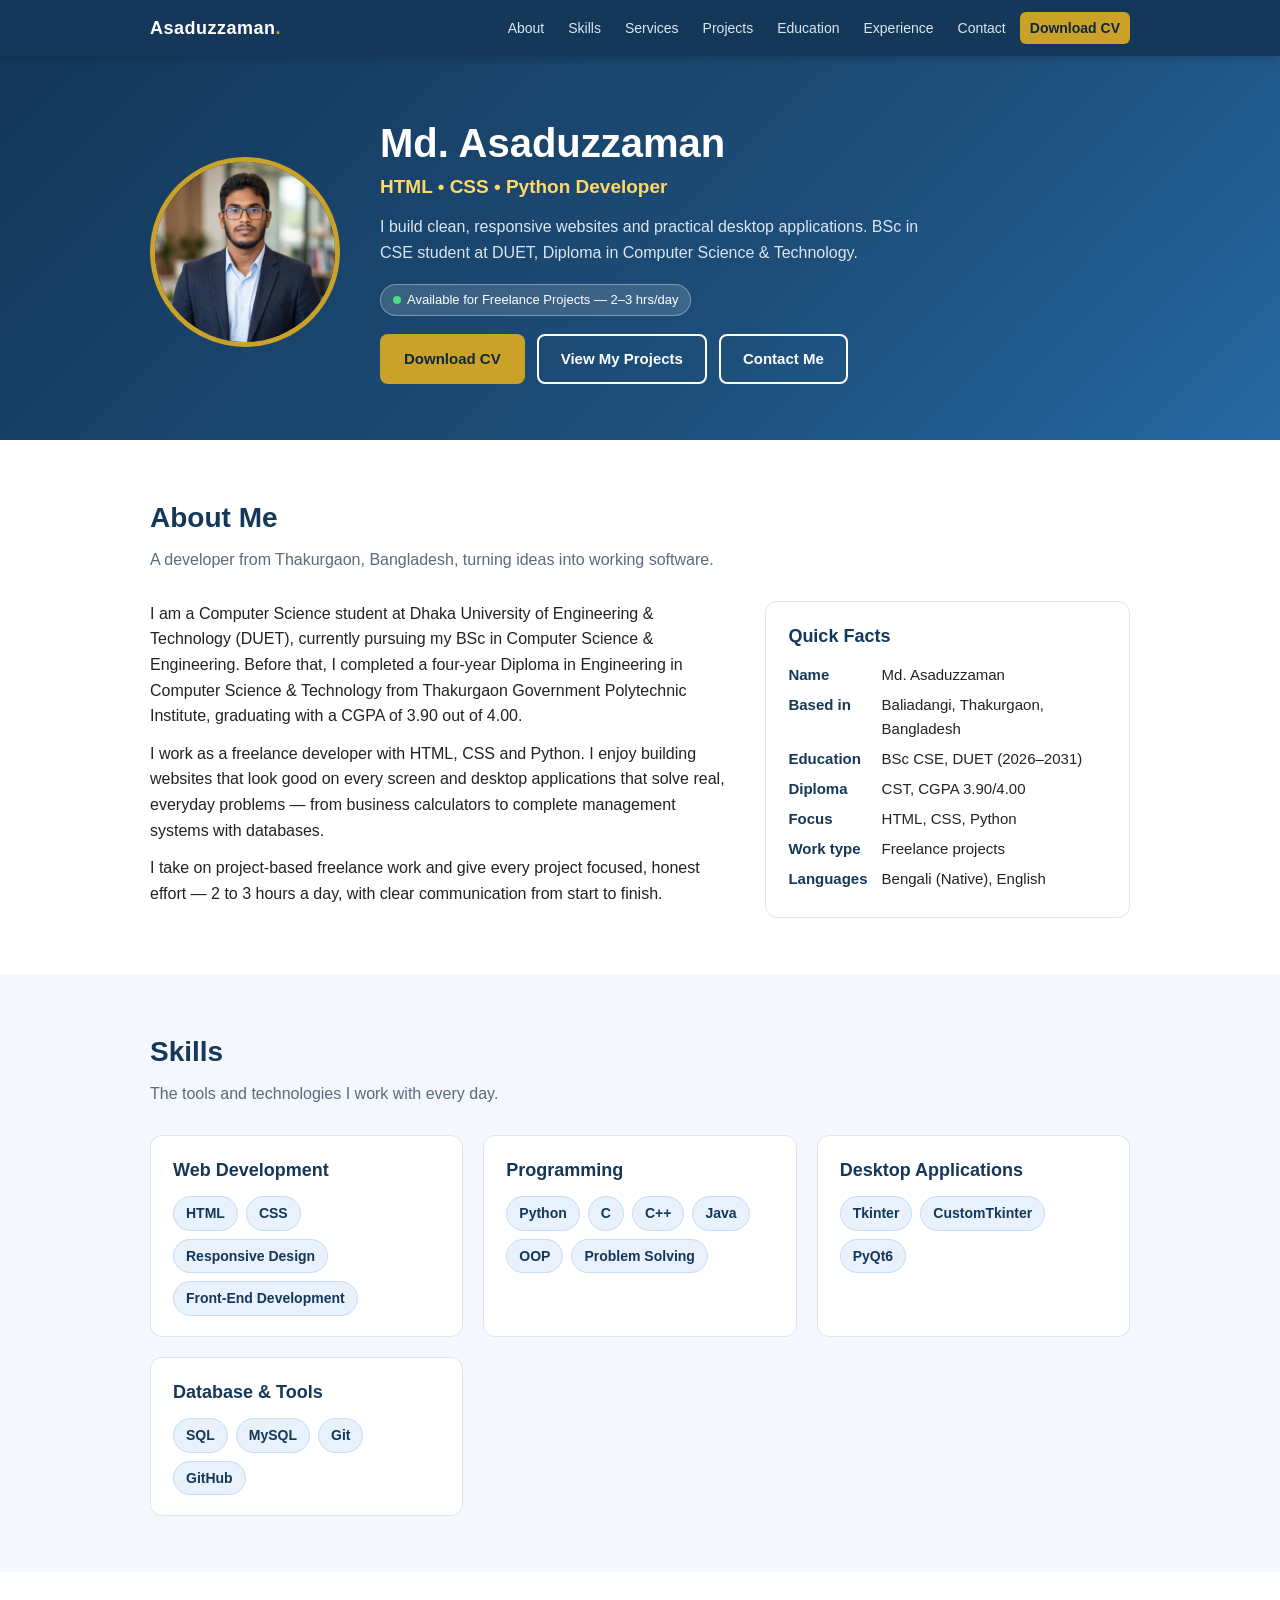
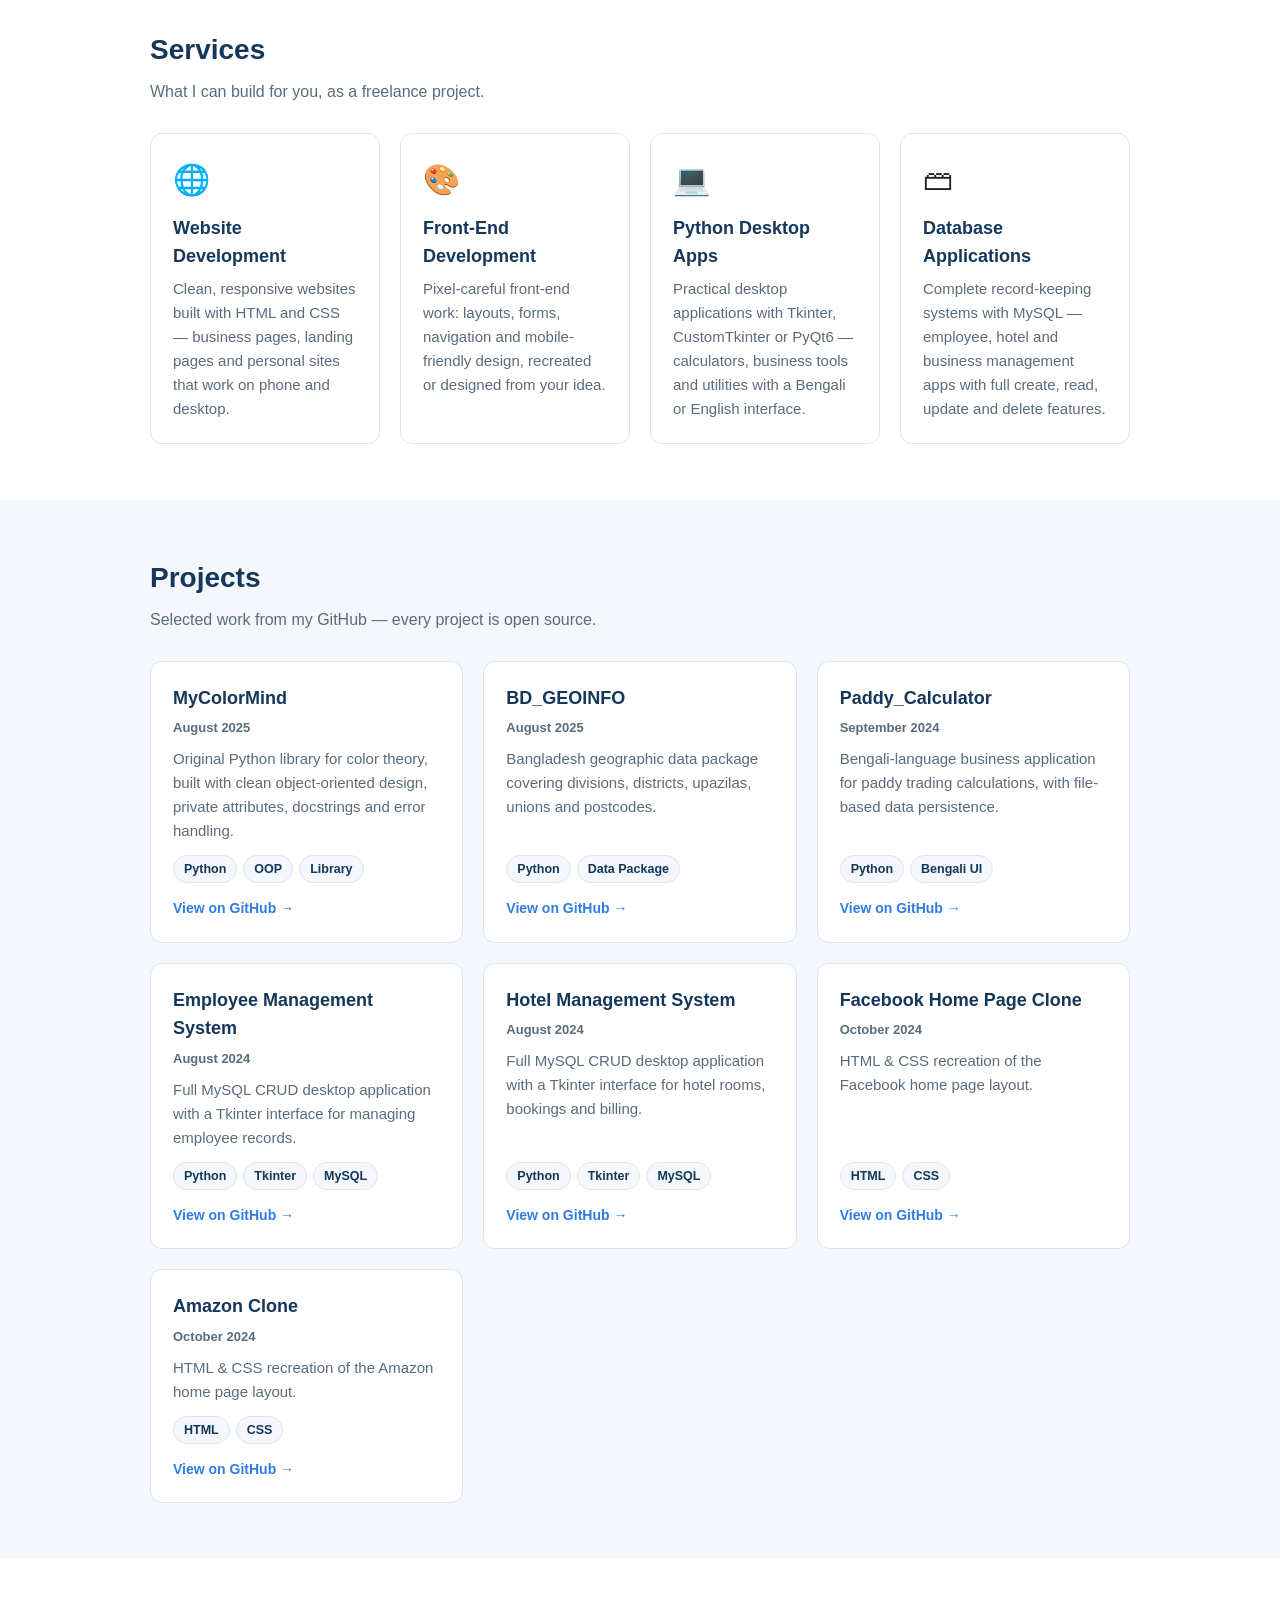
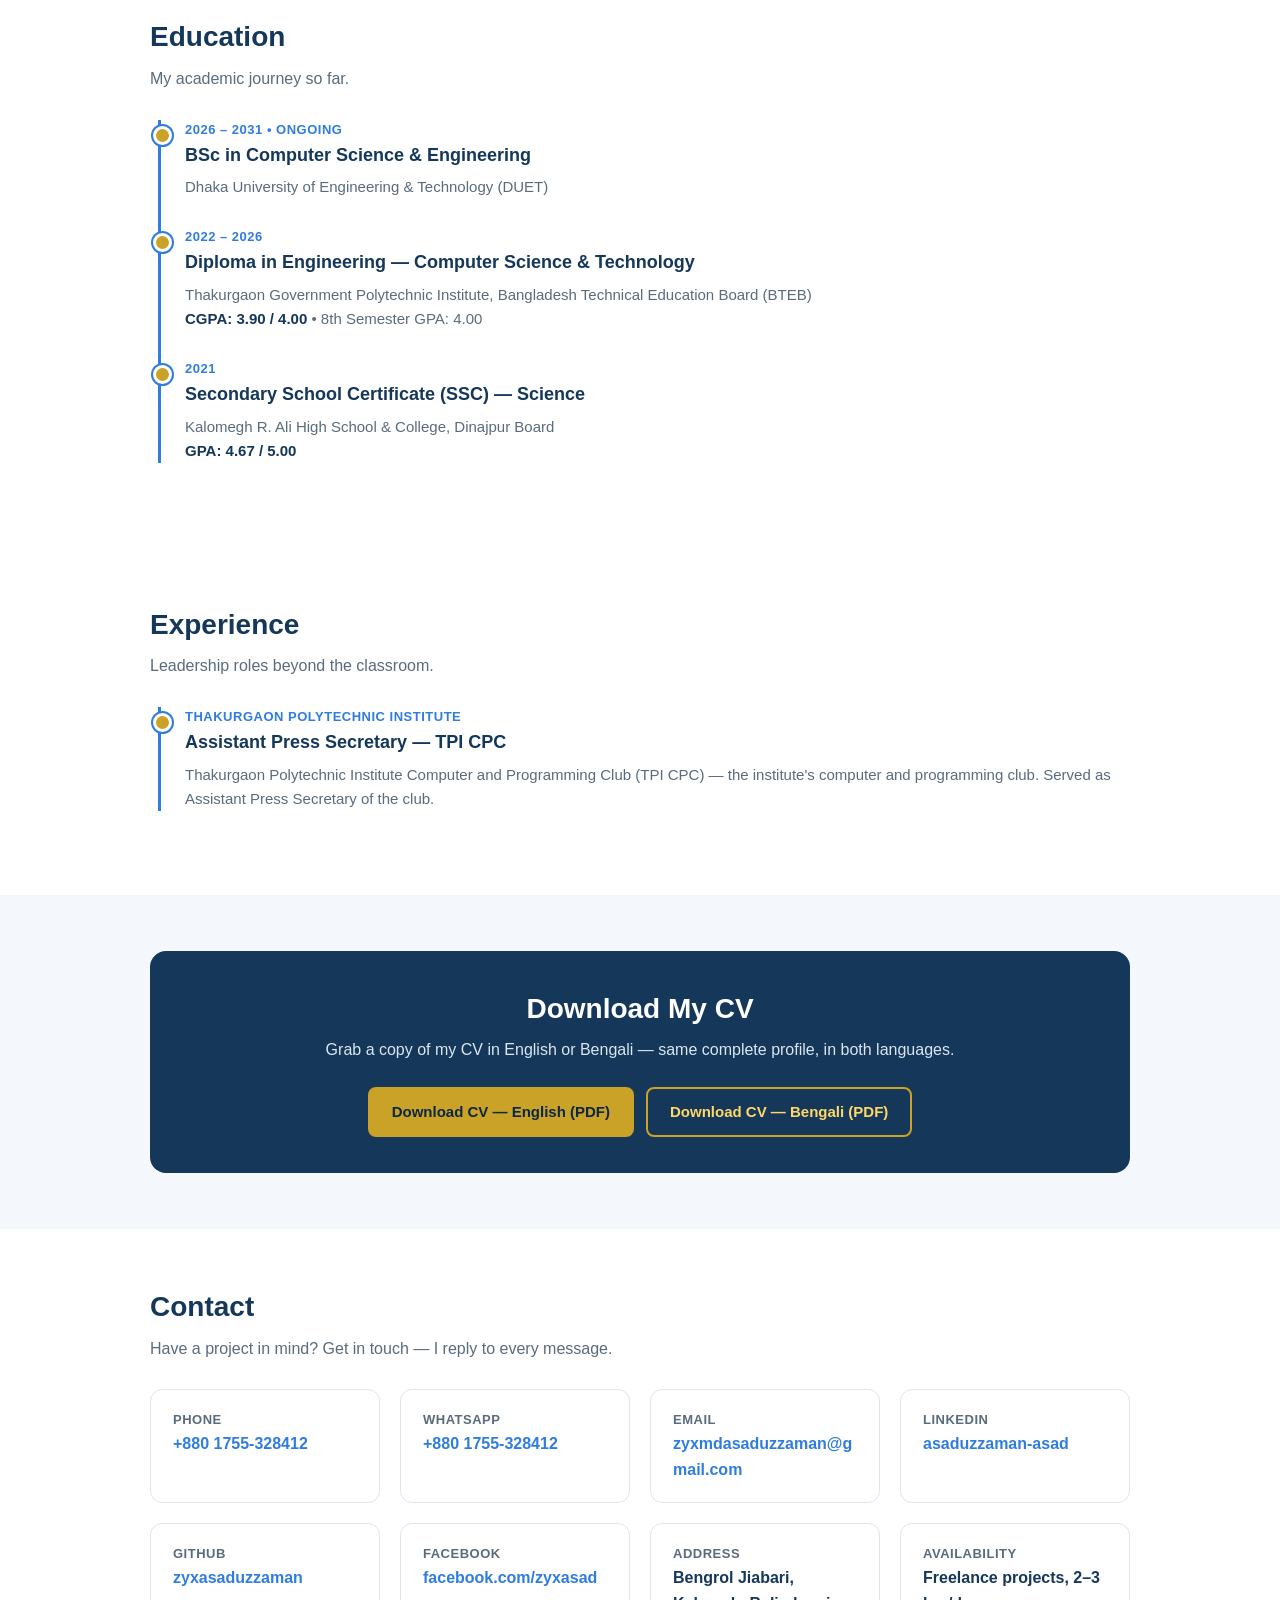
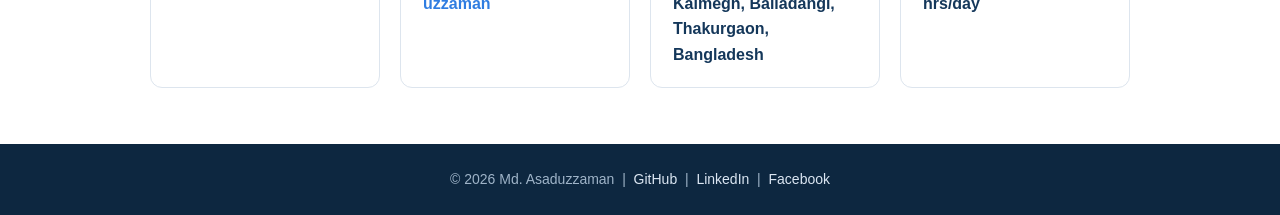
<file: index.html>
<!DOCTYPE html>
<html lang="en">
<head>
<meta charset="UTF-8">
<meta name="viewport" content="width=device-width, initial-scale=1.0">
<title>Md. Asaduzzaman — HTML • CSS • Python Developer</title>
<meta name="description" content="Portfolio of Md. Asaduzzaman, a freelance HTML, CSS and Python developer from Bangladesh. BSc CSE student at DUET. Available for freelance projects, 2–3 hours per day.">
<style>
  :root {
    --navy: #14375a;
    --navy-dark: #0d2740;
    --accent: #2f7de1;
    --accent-light: #e8f1fc;
    --text: #222;
    --muted: #5a6b7c;
    --bg: #ffffff;
    --bg-soft: #f4f7fb;
    --border: #dde5ee;
    --gold: #c9a227;
  }
  * { box-sizing: border-box; margin: 0; padding: 0; }
  html { scroll-behavior: smooth; }
  body { font-family: 'Segoe UI', 'Helvetica Neue', Arial, sans-serif; color: var(--text); line-height: 1.6; background: var(--bg); }
  a { color: var(--accent); text-decoration: none; }
  a:hover { text-decoration: underline; }
  .wrap { max-width: 1020px; margin: 0 auto; padding: 0 20px; }

  /* Nav */
  nav { position: sticky; top: 0; z-index: 50; background: var(--navy); box-shadow: 0 2px 8px rgba(0,0,0,.2); }
  nav .wrap { display: flex; align-items: center; justify-content: space-between; height: 56px; }
  nav .logo { color: #fff; font-weight: 700; font-size: 18px; letter-spacing: .5px; }
  nav .logo span { color: var(--gold); }
  nav ul { list-style: none; display: flex; gap: 4px; flex-wrap: wrap; }
  nav ul a { color: #dbe6f2; font-size: 14px; padding: 8px 10px; border-radius: 6px; }
  nav ul a:hover { background: rgba(255,255,255,.12); text-decoration: none; color: #fff; }
  nav .nav-cv { background: var(--gold); color: var(--navy-dark); font-weight: 700; }
  nav .nav-cv:hover { background: #d9b43a; color: var(--navy-dark); }

  /* Hero */
  header.hero { background: linear-gradient(135deg, var(--navy) 0%, #1d4e79 60%, #2568a3 100%); color: #fff; padding: 64px 0 56px; }
  .hero-inner { display: flex; gap: 40px; align-items: center; flex-wrap: wrap; }
  .hero-photo { width: 190px; height: 190px; border-radius: 50%; border: 5px solid var(--gold); object-fit: cover; flex-shrink: 0; background: #fff; }
  .hero h1 { font-size: 40px; line-height: 1.15; margin-bottom: 6px; }
  .hero .role { font-size: 19px; color: #ffd968; font-weight: 600; margin-bottom: 12px; }
  .hero .tagline { font-size: 16px; color: #dbe6f2; max-width: 560px; margin-bottom: 8px; }
  .badge { display: inline-block; background: rgba(255,255,255,.14); border: 1px solid rgba(255,255,255,.35); color: #fff; font-size: 13px; padding: 5px 12px; border-radius: 20px; margin: 10px 0 18px; }
  .badge .dot { display: inline-block; width: 8px; height: 8px; border-radius: 50%; background: #4ade80; margin-right: 6px; }
  .cta-row { display: flex; gap: 12px; flex-wrap: wrap; }
  .btn { display: inline-block; padding: 11px 22px; border-radius: 8px; font-weight: 700; font-size: 15px; border: 2px solid transparent; }
  .btn:hover { text-decoration: none; transform: translateY(-1px); }
  .btn-gold { background: var(--gold); color: var(--navy-dark); }
  .btn-gold:hover { background: #d9b43a; }
  .btn-outline { border-color: #fff; color: #fff; }
  .btn-outline:hover { background: rgba(255,255,255,.12); }

  /* Sections */
  section { padding: 56px 0; }
  section.alt { background: var(--bg-soft); }
  h2 { font-size: 28px; color: var(--navy); margin-bottom: 6px; }
  .section-sub { color: var(--muted); margin-bottom: 28px; font-size: 16px; }
  h3 { font-size: 18px; color: var(--navy); margin-bottom: 6px; }

  /* About */
  .about-grid { display: grid; grid-template-columns: 1.6fr 1fr; gap: 32px; }
  .about-grid p { margin-bottom: 12px; }
  .facts { background: #fff; border: 1px solid var(--border); border-radius: 12px; padding: 20px 22px; }
  .facts h3 { margin-bottom: 12px; }
  .facts dl { display: grid; grid-template-columns: auto 1fr; gap: 6px 14px; font-size: 15px; }
  .facts dt { font-weight: 700; color: var(--navy); }
  .facts dd { color: var(--text); }

  /* Skills */
  .skill-groups { display: grid; grid-template-columns: repeat(auto-fit, minmax(280px, 1fr)); gap: 20px; }
  .skill-card { background: #fff; border: 1px solid var(--border); border-radius: 12px; padding: 20px 22px; }
  .skill-card h3 { margin-bottom: 12px; }
  .chips { display: flex; flex-wrap: wrap; gap: 8px; }
  .chip { background: var(--accent-light); color: var(--navy); border: 1px solid #c8dcf3; padding: 5px 12px; border-radius: 20px; font-size: 14px; font-weight: 600; }

  /* Services */
  .services { display: grid; grid-template-columns: repeat(auto-fit, minmax(220px, 1fr)); gap: 20px; }
  .service { background: #fff; border: 1px solid var(--border); border-radius: 12px; padding: 22px; }
  .service .icon { font-size: 30px; margin-bottom: 10px; }
  .service p { color: var(--muted); font-size: 15px; }

  /* Projects */
  .projects { display: grid; grid-template-columns: repeat(auto-fit, minmax(300px, 1fr)); gap: 20px; }
  .project { background: #fff; border: 1px solid var(--border); border-radius: 12px; padding: 22px; display: flex; flex-direction: column; }
  .project h3 a { color: var(--navy); }
  .project .year { font-size: 13px; color: var(--muted); font-weight: 600; margin-bottom: 8px; }
  .project p { color: var(--muted); font-size: 15px; flex-grow: 1; margin-bottom: 12px; }
  .tags { display: flex; flex-wrap: wrap; gap: 6px; margin-bottom: 14px; }
  .tag { background: var(--bg-soft); border: 1px solid var(--border); padding: 3px 10px; border-radius: 14px; font-size: 12.5px; color: var(--navy); font-weight: 600; }
  .project .gh-link { font-weight: 700; font-size: 14px; }

  /* Education timeline */
  .timeline { border-left: 3px solid var(--accent); margin-left: 8px; padding-left: 24px; }
  .timeline-item { position: relative; margin-bottom: 28px; }
  .timeline-item::before { content: ''; position: absolute; left: -32px; top: 6px; width: 13px; height: 13px; border-radius: 50%; background: var(--gold); border: 3px solid #fff; box-shadow: 0 0 0 2px var(--accent); }
  .timeline-item .when { font-size: 13px; font-weight: 700; color: var(--accent); text-transform: uppercase; letter-spacing: .5px; }
  .timeline-item p { color: var(--muted); font-size: 15px; }
  .timeline-item .result { font-weight: 700; color: var(--navy); }

  /* CV download */
  .cv-box { background: var(--navy); color: #fff; border-radius: 16px; padding: 36px 32px; text-align: center; }
  .cv-box h2 { color: #fff; }
  .cv-box p { color: #dbe6f2; margin-bottom: 24px; }
  .cv-box .cta-row { justify-content: center; }
  .cv-box .btn-outline { border-color: var(--gold); color: #ffd968; }
  .cv-box .btn-outline:hover { background: rgba(201,162,39,.15); }

  /* Contact */
  .contact-grid { display: grid; grid-template-columns: repeat(auto-fit, minmax(220px, 1fr)); gap: 20px; }
  .contact-card { background: #fff; border: 1px solid var(--border); border-radius: 12px; padding: 20px 22px; }
  .contact-card .label { font-size: 13px; font-weight: 700; color: var(--muted); text-transform: uppercase; letter-spacing: .5px; }
  .contact-card .value { font-size: 16px; font-weight: 600; color: var(--navy); word-break: break-word; }

  footer { background: var(--navy-dark); color: #9fb4c8; text-align: center; padding: 24px 0; font-size: 14px; }
  footer a { color: #dbe6f2; }

  @media (max-width: 640px) {
    .hero h1 { font-size: 30px; }
    .hero-photo { width: 150px; height: 150px; }
    .about-grid { grid-template-columns: 1fr; }
    nav ul { display: none; }
    section { padding: 40px 0; }
  }
</style>
</head>
<body>

<nav>
  <div class="wrap">
    <div class="logo">Asaduzzaman<span>.</span></div>
    <ul>
      <li><a href="#about">About</a></li>
      <li><a href="#skills">Skills</a></li>
      <li><a href="#services">Services</a></li>
      <li><a href="#projects">Projects</a></li>
      <li><a href="#education">Education</a></li>
      <li><a href="#experience">Experience</a></li>
      <li><a href="#contact">Contact</a></li>
      <li><a class="nav-cv" href="#download-cv">Download CV</a></li>
    </ul>
  </div>
</nav>

<header class="hero">
  <div class="wrap hero-inner">
    <img class="hero-photo" src="photo.jpg" alt="Md. Asaduzzaman">
    <div>
      <h1>Md. Asaduzzaman</h1>
      <div class="role">HTML &bull; CSS &bull; Python Developer</div>
      <p class="tagline">I build clean, responsive websites and practical desktop applications. BSc in CSE student at DUET, Diploma in Computer Science &amp; Technology.</p>
      <span class="badge"><span class="dot"></span>Available for Freelance Projects &mdash; 2&ndash;3 hrs/day</span>
      <div class="cta-row">
        <a class="btn btn-gold" href="#download-cv">Download CV</a>
        <a class="btn btn-outline" href="#projects">View My Projects</a>
        <a class="btn btn-outline" href="#contact">Contact Me</a>
      </div>
    </div>
  </div>
</header>

<section id="about">
  <div class="wrap">
    <h2>About Me</h2>
    <p class="section-sub">A developer from Thakurgaon, Bangladesh, turning ideas into working software.</p>
    <div class="about-grid">
      <div>
        <p>I am a Computer Science student at Dhaka University of Engineering &amp; Technology (DUET), currently pursuing my BSc in Computer Science &amp; Engineering. Before that, I completed a four-year Diploma in Engineering in Computer Science &amp; Technology from Thakurgaon Government Polytechnic Institute, graduating with a CGPA of 3.90 out of 4.00.</p>
        <p>I work as a freelance developer with HTML, CSS and Python. I enjoy building websites that look good on every screen and desktop applications that solve real, everyday problems &mdash; from business calculators to complete management systems with databases.</p>
        <p>I take on project-based freelance work and give every project focused, honest effort &mdash; 2 to 3 hours a day, with clear communication from start to finish.</p>
      </div>
      <div class="facts">
        <h3>Quick Facts</h3>
        <dl>
          <dt>Name</dt><dd>Md. Asaduzzaman</dd>
          <dt>Based in</dt><dd>Baliadangi, Thakurgaon, Bangladesh</dd>
          <dt>Education</dt><dd>BSc CSE, DUET (2026&ndash;2031)</dd>
          <dt>Diploma</dt><dd>CST, CGPA 3.90/4.00</dd>
          <dt>Focus</dt><dd>HTML, CSS, Python</dd>
          <dt>Work type</dt><dd>Freelance projects</dd>
          <dt>Languages</dt><dd>Bengali (Native), English</dd>
        </dl>
      </div>
    </div>
  </div>
</section>

<section id="skills" class="alt">
  <div class="wrap">
    <h2>Skills</h2>
    <p class="section-sub">The tools and technologies I work with every day.</p>
    <div class="skill-groups">
      <div class="skill-card">
        <h3>Web Development</h3>
        <div class="chips"><span class="chip">HTML</span><span class="chip">CSS</span><span class="chip">Responsive Design</span><span class="chip">Front-End Development</span></div>
      </div>
      <div class="skill-card">
        <h3>Programming</h3>
        <div class="chips"><span class="chip">Python</span><span class="chip">C</span><span class="chip">C++</span><span class="chip">Java</span><span class="chip">OOP</span><span class="chip">Problem Solving</span></div>
      </div>
      <div class="skill-card">
        <h3>Desktop Applications</h3>
        <div class="chips"><span class="chip">Tkinter</span><span class="chip">CustomTkinter</span><span class="chip">PyQt6</span></div>
      </div>
      <div class="skill-card">
        <h3>Database &amp; Tools</h3>
        <div class="chips"><span class="chip">SQL</span><span class="chip">MySQL</span><span class="chip">Git</span><span class="chip">GitHub</span></div>
      </div>
    </div>
  </div>
</section>

<section id="services">
  <div class="wrap">
    <h2>Services</h2>
    <p class="section-sub">What I can build for you, as a freelance project.</p>
    <div class="services">
      <div class="service">
        <div class="icon">&#127760;</div>
        <h3>Website Development</h3>
        <p>Clean, responsive websites built with HTML and CSS &mdash; business pages, landing pages and personal sites that work on phone and desktop.</p>
      </div>
      <div class="service">
        <div class="icon">&#127912;</div>
        <h3>Front-End Development</h3>
        <p>Pixel-careful front-end work: layouts, forms, navigation and mobile-friendly design, recreated or designed from your idea.</p>
      </div>
      <div class="service">
        <div class="icon">&#128187;</div>
        <h3>Python Desktop Apps</h3>
        <p>Practical desktop applications with Tkinter, CustomTkinter or PyQt6 &mdash; calculators, business tools and utilities with a Bengali or English interface.</p>
      </div>
      <div class="service">
        <div class="icon">&#128451;</div>
        <h3>Database Applications</h3>
        <p>Complete record-keeping systems with MySQL &mdash; employee, hotel and business management apps with full create, read, update and delete features.</p>
      </div>
    </div>
  </div>
</section>

<section id="projects" class="alt">
  <div class="wrap">
    <h2>Projects</h2>
    <p class="section-sub">Selected work from my GitHub &mdash; every project is open source.</p>
    <div class="projects">
      <div class="project">
        <h3><a href="https://github.com/zyxasaduzzaman/MyColorMind">MyColorMind</a></h3>
        <div class="year">August 2025</div>
        <p>Original Python library for color theory, built with clean object-oriented design, private attributes, docstrings and error handling.</p>
        <div class="tags"><span class="tag">Python</span><span class="tag">OOP</span><span class="tag">Library</span></div>
        <a class="gh-link" href="https://github.com/zyxasaduzzaman/MyColorMind">View on GitHub &rarr;</a>
      </div>
      <div class="project">
        <h3><a href="https://github.com/zyxasaduzzaman/BD_GEOINFO">BD_GEOINFO</a></h3>
        <div class="year">August 2025</div>
        <p>Bangladesh geographic data package covering divisions, districts, upazilas, unions and postcodes.</p>
        <div class="tags"><span class="tag">Python</span><span class="tag">Data Package</span></div>
        <a class="gh-link" href="https://github.com/zyxasaduzzaman/BD_GEOINFO">View on GitHub &rarr;</a>
      </div>
      <div class="project">
        <h3><a href="https://github.com/zyxasaduzzaman/Paddy_Calculator">Paddy_Calculator</a></h3>
        <div class="year">September 2024</div>
        <p>Bengali-language business application for paddy trading calculations, with file-based data persistence.</p>
        <div class="tags"><span class="tag">Python</span><span class="tag">Bengali UI</span></div>
        <a class="gh-link" href="https://github.com/zyxasaduzzaman/Paddy_Calculator">View on GitHub &rarr;</a>
      </div>
      <div class="project">
        <h3><a href="https://github.com/zyxasaduzzaman/EMPLOYEEMANAGEMENT">Employee Management System</a></h3>
        <div class="year">August 2024</div>
        <p>Full MySQL CRUD desktop application with a Tkinter interface for managing employee records.</p>
        <div class="tags"><span class="tag">Python</span><span class="tag">Tkinter</span><span class="tag">MySQL</span></div>
        <a class="gh-link" href="https://github.com/zyxasaduzzaman/EMPLOYEEMANAGEMENT">View on GitHub &rarr;</a>
      </div>
      <div class="project">
        <h3><a href="https://github.com/zyxasaduzzaman/HOTEL_MANAGEMENT_SYSTEM">Hotel Management System</a></h3>
        <div class="year">August 2024</div>
        <p>Full MySQL CRUD desktop application with a Tkinter interface for hotel rooms, bookings and billing.</p>
        <div class="tags"><span class="tag">Python</span><span class="tag">Tkinter</span><span class="tag">MySQL</span></div>
        <a class="gh-link" href="https://github.com/zyxasaduzzaman/HOTEL_MANAGEMENT_SYSTEM">View on GitHub &rarr;</a>
      </div>
      <div class="project">
        <h3><a href="https://github.com/zyxasaduzzaman/Cloning-facebook-home-page">Facebook Home Page Clone</a></h3>
        <div class="year">October 2024</div>
        <p>HTML &amp; CSS recreation of the Facebook home page layout.</p>
        <div class="tags"><span class="tag">HTML</span><span class="tag">CSS</span></div>
        <a class="gh-link" href="https://github.com/zyxasaduzzaman/Cloning-facebook-home-page">View on GitHub &rarr;</a>
      </div>
      <div class="project">
        <h3><a href="https://github.com/zyxasaduzzaman/Amazon_clone">Amazon Clone</a></h3>
        <div class="year">October 2024</div>
        <p>HTML &amp; CSS recreation of the Amazon home page layout.</p>
        <div class="tags"><span class="tag">HTML</span><span class="tag">CSS</span></div>
        <a class="gh-link" href="https://github.com/zyxasaduzzaman/Amazon_clone">View on GitHub &rarr;</a>
      </div>
    </div>
  </div>
</section>

<section id="education">
  <div class="wrap">
    <h2>Education</h2>
    <p class="section-sub">My academic journey so far.</p>
    <div class="timeline">
      <div class="timeline-item">
        <div class="when">2026 &ndash; 2031 &bull; Ongoing</div>
        <h3>BSc in Computer Science &amp; Engineering</h3>
        <p>Dhaka University of Engineering &amp; Technology (DUET)</p>
      </div>
      <div class="timeline-item">
        <div class="when">2022 &ndash; 2026</div>
        <h3>Diploma in Engineering &mdash; Computer Science &amp; Technology</h3>
        <p>Thakurgaon Government Polytechnic Institute, Bangladesh Technical Education Board (BTEB)<br><span class="result">CGPA: 3.90 / 4.00</span> &bull; 8th Semester GPA: 4.00</p>
      </div>
      <div class="timeline-item">
        <div class="when">2021</div>
        <h3>Secondary School Certificate (SSC) &mdash; Science</h3>
        <p>Kalomegh R. Ali High School &amp; College, Dinajpur Board<br><span class="result">GPA: 4.67 / 5.00</span></p>
      </div>
    </div>
  </div>
</section>

<section id="experience">
  <div class="wrap">
    <h2>Experience</h2>
    <p class="section-sub">Leadership roles beyond the classroom.</p>
    <div class="timeline">
      <div class="timeline-item">
        <div class="when">Thakurgaon Polytechnic Institute</div>
        <h3>Assistant Press Secretary &mdash; TPI CPC</h3>
        <p>Thakurgaon Polytechnic Institute Computer and Programming Club (TPI CPC) &mdash; the institute's computer and programming club. Served as Assistant Press Secretary of the club.</p>
      </div>
    </div>
  </div>
</section>

<section id="download-cv" class="alt">
  <div class="wrap">
    <div class="cv-box">
      <h2>Download My CV</h2>
      <p>Grab a copy of my CV in English or Bengali &mdash; same complete profile, in both languages.</p>
      <div class="cta-row">
        <a class="btn btn-gold" href="cv-english.pdf" download>Download CV &mdash; English (PDF)</a>
        <a class="btn btn-outline" href="cv-bangla.pdf" download>Download CV &mdash; Bengali (PDF)</a>
      </div>
    </div>
  </div>
</section>

<section id="contact">
  <div class="wrap">
    <h2>Contact</h2>
    <p class="section-sub">Have a project in mind? Get in touch &mdash; I reply to every message.</p>
    <div class="contact-grid">
      <div class="contact-card">
        <div class="label">Phone</div>
        <div class="value"><a href="tel:+8801755328412">+880 1755-328412</a></div>
      </div>
      <div class="contact-card">
        <div class="label">WhatsApp</div>
        <div class="value"><a href="https://wa.me/8801755328412">+880 1755-328412</a></div>
      </div>
      <div class="contact-card">
        <div class="label">Email</div>
        <div class="value"><a href="mailto:zyxmdasaduzzaman@gmail.com">zyxmdasaduzzaman@gmail.com</a></div>
      </div>
      <div class="contact-card">
        <div class="label">LinkedIn</div>
        <div class="value"><a href="https://www.linkedin.com/in/asaduzzaman-asad-801a80323">asaduzzaman-asad</a></div>
      </div>
      <div class="contact-card">
        <div class="label">GitHub</div>
        <div class="value"><a href="https://github.com/zyxasaduzzaman">zyxasaduzzaman</a></div>
      </div>
      <div class="contact-card">
        <div class="label">Facebook</div>
        <div class="value"><a href="https://facebook.com/zyxasaduzzaman">facebook.com/zyxasaduzzaman</a></div>
      </div>
      <div class="contact-card">
        <div class="label">Address</div>
        <div class="value">Bengrol Jiabari, Kalmegh, Baliadangi, Thakurgaon, Bangladesh</div>
      </div>
      <div class="contact-card">
        <div class="label">Availability</div>
        <div class="value">Freelance projects, 2&ndash;3 hrs/day</div>
      </div>
    </div>
  </div>
</section>

<footer>
  <div class="wrap">
    &copy; 2026 Md. Asaduzzaman &nbsp;|&nbsp; <a href="https://github.com/zyxasaduzzaman">GitHub</a> &nbsp;|&nbsp; <a href="https://www.linkedin.com/in/asaduzzaman-asad-801a80323">LinkedIn</a> &nbsp;|&nbsp; <a href="https://facebook.com/zyxasaduzzaman">Facebook</a>
  </div>
</footer>

</body>
</html>
</file>
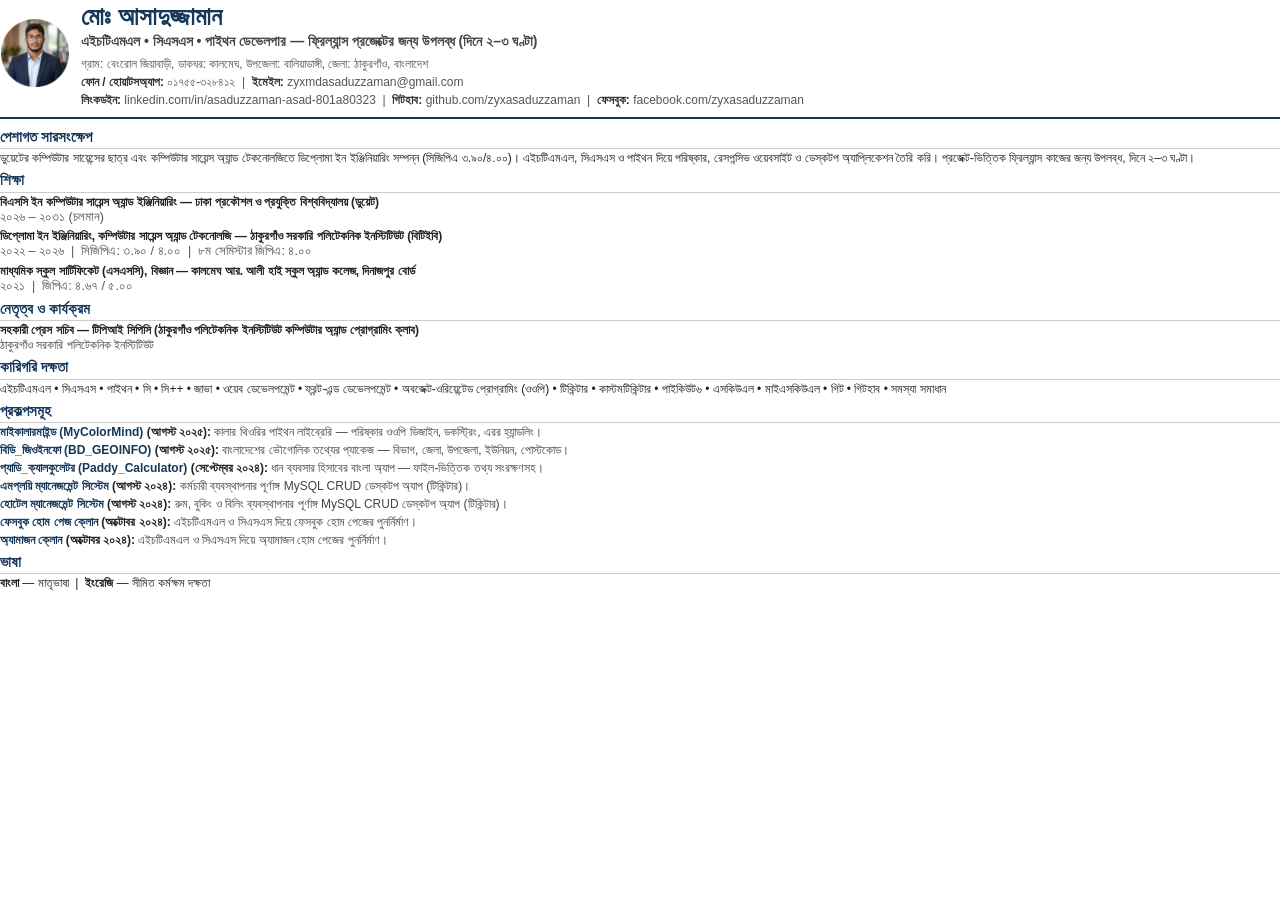
<file: cv-bangla.html>
<!DOCTYPE html>
<html lang="bn">
<head>
<meta charset="UTF-8">
<title>সিভি — মোঃ আসাদুজ্জামান</title>
<style>
  @page { size: A4; margin: 8mm 15mm 6mm 15mm; }
  * { box-sizing: border-box; }
  body { font-family: 'Noto Sans Bengali', 'Noto Serif Bengali', sans-serif; color: #222; font-size: 9pt; line-height: 1.25; margin: 0; }
  a { color: #14375a; text-decoration: none; }
  .header { border-bottom: 2.5px solid #14375a; padding-bottom: 7px; margin-bottom: 9px; }
  .header table { width: 100%; border-collapse: collapse; }
  .header td { vertical-align: middle; }
  .photo-cell { width: 80px; }
  .photo-cell img { width: 68px; height: 68px; }
  h1 { font-size: 19pt; color: #14375a; margin: 0; line-height: 1.2; white-space: nowrap; }
  .title { font-size: 10.5pt; color: #444; margin: 2px 0 4px 0; font-weight: bold; }
  .contact { font-size: 9pt; color: #555; line-height: 1.5; }
  .contact b { color: #333; }
  h2 { font-size: 11pt; color: #14375a; border-bottom: 1px solid #ccc; padding-bottom: 2px; margin: 5px 0 2px 0; }
  p { margin: 0 0 4px 0; }
  .edu { margin-bottom: 4px; }
  .edu .degree { font-weight: bold; }
  .edu .meta { color: #555; font-size: 9.5pt; }
  .proj { margin-bottom: 3px; }
  .proj .name { font-weight: bold; }
  .proj .desc { color: #444; }
  .lang td { padding: 0 18px 0 0; }
</style>
</head>
<body>

<div class="header">
  <table>
    <tr>
      <td class="photo-cell"><img src="cv-photo-circle.png" alt="মোঃ আসাদুজ্জামান"></td>
      <td>
        <h1>মোঃ আসাদুজ্জামান</h1>
        <p class="title">এইচটিএমএল • সিএসএস • পাইথন ডেভেলপার — ফ্রিল্যান্স প্রজেক্টের জন্য উপলব্ধ (দিনে ২–৩ ঘণ্টা)</p>
        <div class="contact">
          গ্রাম: বেংরোল জিয়াবাড়ী, ডাকঘর: কালমেঘ, উপজেলা: বালিয়াডাঙ্গী, জেলা: ঠাকুরগাঁও, বাংলাদেশ<br>
          <b>ফোন / হোয়াটসঅ্যাপ:</b> ০১৭৫৫-৩২৮৪১২ &nbsp;|&nbsp; <b>ইমেইল:</b> zyxmdasaduzzaman@gmail.com<br>
          <b>লিংকডইন:</b> linkedin.com/in/asaduzzaman-asad-801a80323 &nbsp;|&nbsp; <b>গিটহাব:</b> github.com/zyxasaduzzaman &nbsp;|&nbsp; <b>ফেসবুক:</b> facebook.com/zyxasaduzzaman
        </div>
      </td>
    </tr>
  </table>
</div>

<h2>পেশাগত সারসংক্ষেপ</h2>
<p>ডুয়েটের কম্পিউটার সায়েন্সের ছাত্র এবং কম্পিউটার সায়েন্স অ্যান্ড টেকনোলজিতে ডিপ্লোমা ইন ইঞ্জিনিয়ারিং সম্পন্ন (সিজিপিএ ৩.৯০/৪.০০)। এইচটিএমএল, সিএসএস ও পাইথন দিয়ে পরিষ্কার, রেসপন্সিভ ওয়েবসাইট ও ডেস্কটপ অ্যাপ্লিকেশন তৈরি করি। প্রজেক্ট-ভিত্তিক ফ্রিল্যান্স কাজের জন্য উপলব্ধ, দিনে ২–৩ ঘণ্টা।</p>

<h2>শিক্ষা</h2>
<div class="edu">
  <div class="degree">বিএসসি ইন কম্পিউটার সায়েন্স অ্যান্ড ইঞ্জিনিয়ারিং — ঢাকা প্রকৌশল ও প্রযুক্তি বিশ্ববিদ্যালয় (ডুয়েট)</div>
  <div class="meta">২০২৬ – ২০৩১ (চলমান)</div>
</div>
<div class="edu">
  <div class="degree">ডিপ্লোমা ইন ইঞ্জিনিয়ারিং, কম্পিউটার সায়েন্স অ্যান্ড টেকনোলজি — ঠাকুরগাঁও সরকারি পলিটেকনিক ইনস্টিটিউট (বিটিইবি)</div>
  <div class="meta">২০২২ – ২০২৬ &nbsp;|&nbsp; সিজিপিএ: ৩.৯০ / ৪.০০ &nbsp;|&nbsp; ৮ম সেমিস্টার জিপিএ: ৪.০০</div>
</div>
<div class="edu">
  <div class="degree">মাধ্যমিক স্কুল সার্টিফিকেট (এসএসসি), বিজ্ঞান — কালমেঘ আর. আলী হাই স্কুল অ্যান্ড কলেজ, দিনাজপুর বোর্ড</div>
  <div class="meta">২০২১ &nbsp;|&nbsp; জিপিএ: ৪.৬৭ / ৫.০০</div>
</div>

<h2>নেতৃত্ব ও কার্যক্রম</h2>
<div class="proj"><span class="name">সহকারী প্রেস সচিব — টিপিআই সিপিসি (ঠাকুরগাঁও পলিটেকনিক ইনস্টিটিউট কম্পিউটার অ্যান্ড প্রোগ্রামিং ক্লাব)</span><br><span class="desc">ঠাকুরগাঁও সরকারি পলিটেকনিক ইনস্টিটিউট</span></div>

<h2>কারিগরি দক্ষতা</h2>
<p>এইচটিএমএল • সিএসএস • পাইথন • সি • সি++ • জাভা • ওয়েব ডেভেলপমেন্ট • ফ্রন্ট-এন্ড ডেভেলপমেন্ট • অবজেক্ট-ওরিয়েন্টেড প্রোগ্রামিং (ওওপি) • টিকিন্টার • কাস্টমটিকিন্টার • পাইকিউট৬ • এসকিউএল • মাইএসকিউএল • গিট • গিটহাব • সমস্যা সমাধান</p>

<h2>প্রকল্পসমূহ</h2>
<div class="proj"><span class="name"><a href="https://github.com/zyxasaduzzaman/MyColorMind">মাইকালারমাইন্ড (MyColorMind)</a> (আগস্ট ২০২৫):</span> <span class="desc">কালার থিওরির পাইথন লাইব্রেরি — পরিষ্কার ওওপি ডিজাইন, ডকস্ট্রিং, এরর হ্যান্ডলিং।</span></div>
<div class="proj"><span class="name"><a href="https://github.com/zyxasaduzzaman/BD_GEOINFO">বিডি_জিওইনফো (BD_GEOINFO)</a> (আগস্ট ২০২৫):</span> <span class="desc">বাংলাদেশের ভৌগোলিক তথ্যের প্যাকেজ — বিভাগ, জেলা, উপজেলা, ইউনিয়ন, পোস্টকোড।</span></div>
<div class="proj"><span class="name"><a href="https://github.com/zyxasaduzzaman/Paddy_Calculator">প্যাডি_ক্যালকুলেটর (Paddy_Calculator)</a> (সেপ্টেম্বর ২০২৪):</span> <span class="desc">ধান ব্যবসার হিসাবের বাংলা অ্যাপ — ফাইল-ভিত্তিক তথ্য সংরক্ষণসহ।</span></div>
<div class="proj"><span class="name"><a href="https://github.com/zyxasaduzzaman/EMPLOYEEMANAGEMENT">এমপ্লয়ি ম্যানেজমেন্ট সিস্টেম</a> (আগস্ট ২০২৪):</span> <span class="desc">কর্মচারী ব্যবস্থাপনার পূর্ণাঙ্গ MySQL CRUD ডেস্কটপ অ্যাপ (টিকিন্টার)।</span></div>
<div class="proj"><span class="name"><a href="https://github.com/zyxasaduzzaman/HOTEL_MANAGEMENT_SYSTEM">হোটেল ম্যানেজমেন্ট সিস্টেম</a> (আগস্ট ২০২৪):</span> <span class="desc">রুম, বুকিং ও বিলিং ব্যবস্থাপনার পূর্ণাঙ্গ MySQL CRUD ডেস্কটপ অ্যাপ (টিকিন্টার)।</span></div>
<div class="proj"><span class="name"><a href="https://github.com/zyxasaduzzaman/Cloning-facebook-home-page">ফেসবুক হোম পেজ ক্লোন</a> (অক্টোবর ২০২৪):</span> <span class="desc">এইচটিএমএল ও সিএসএস দিয়ে ফেসবুক হোম পেজের পুনর্নির্মাণ।</span></div>
<div class="proj"><span class="name"><a href="https://github.com/zyxasaduzzaman/Amazon_clone">অ্যামাজন ক্লোন</a> (অক্টোবর ২০২৪):</span> <span class="desc">এইচটিএমএল ও সিএসএস দিয়ে অ্যামাজন হোম পেজের পুনর্নির্মাণ।</span></div>

<h2>ভাষা</h2>
<p><b>বাংলা</b> — মাতৃভাষা &nbsp;|&nbsp; <b>ইংরেজি</b> — সীমিত কর্মক্ষম দক্ষতা</p>
</body>
</html>
</file>
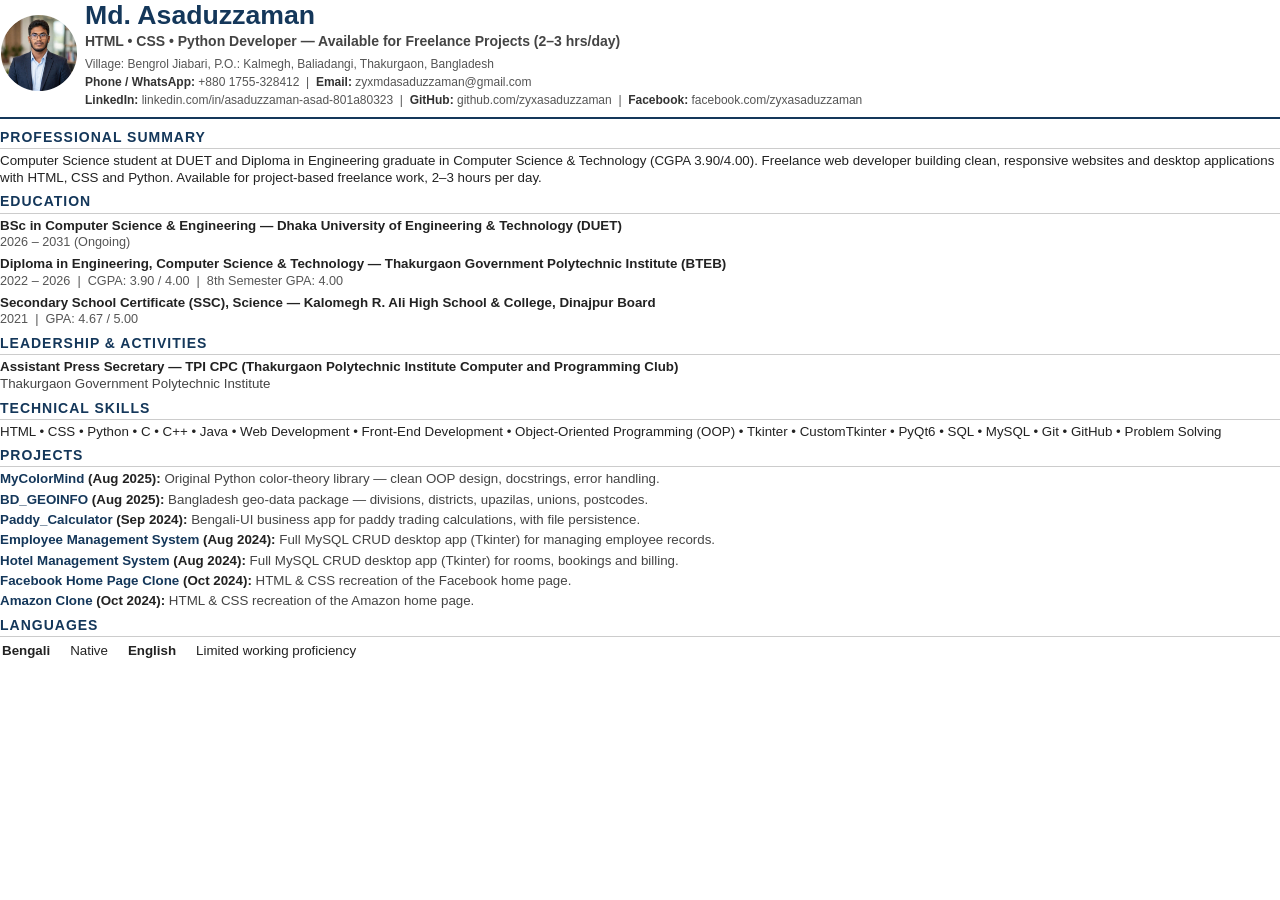
<file: cv-english.html>
<!DOCTYPE html>
<html lang="en">
<head>
<meta charset="UTF-8">
<title>CV — Md. Asaduzzaman</title>
<style>
  @page { size: A4; margin: 10mm 15mm 9mm 15mm; }
  * { box-sizing: border-box; }
  body { font-family: 'Liberation Sans', Arial, sans-serif; color: #222; font-size: 10pt; line-height: 1.3; margin: 0; }
  a { color: #14375a; text-decoration: none; }
  .header { border-bottom: 2.5px solid #14375a; padding-bottom: 7px; margin-bottom: 9px; }
  .header table { width: 100%; border-collapse: collapse; }
  .header td { vertical-align: middle; }
  .photo-cell { width: 84px; }
  .photo-cell img { width: 76px; height: 76px; }
  h1 { font-size: 20pt; color: #14375a; margin: 0; line-height: 1.1; white-space: nowrap; }
  .title { font-size: 10.5pt; color: #444; margin: 2px 0 4px 0; font-weight: bold; }
  .contact { font-size: 9pt; color: #555; line-height: 1.5; }
  .contact b { color: #333; }
  h2 { font-size: 10.5pt; color: #14375a; text-transform: uppercase; letter-spacing: 1px; border-bottom: 1px solid #ccc; padding-bottom: 2px; margin: 6px 0 3px 0; }
  p { margin: 0 0 5px 0; }
  .edu { margin-bottom: 5px; }
  .edu .degree { font-weight: bold; }
  .edu .meta { color: #555; font-size: 9.5pt; }
  .proj { margin-bottom: 3px; }
  .proj .name { font-weight: bold; }
  .proj .desc { color: #444; }
  .lang td { padding: 0 18px 0 0; }
</style>
</head>
<body>

<div class="header">
  <table>
    <tr>
      <td class="photo-cell"><img src="cv-photo-circle.png" alt="Md. Asaduzzaman"></td>
      <td>
        <h1>Md. Asaduzzaman</h1>
        <p class="title">HTML &bull; CSS &bull; Python Developer &mdash; Available for Freelance Projects (2&ndash;3 hrs/day)</p>
        <div class="contact">
          Village: Bengrol Jiabari, P.O.: Kalmegh, Baliadangi, Thakurgaon, Bangladesh<br>
          <b>Phone / WhatsApp:</b> +880 1755-328412 &nbsp;|&nbsp; <b>Email:</b> zyxmdasaduzzaman@gmail.com<br>
          <b>LinkedIn:</b> linkedin.com/in/asaduzzaman-asad-801a80323 &nbsp;|&nbsp; <b>GitHub:</b> github.com/zyxasaduzzaman &nbsp;|&nbsp; <b>Facebook:</b> facebook.com/zyxasaduzzaman
        </div>
      </td>
    </tr>
  </table>
</div>

<h2>Professional Summary</h2>
<p>Computer Science student at DUET and Diploma in Engineering graduate in Computer Science &amp; Technology (CGPA 3.90/4.00). Freelance web developer building clean, responsive websites and desktop applications with HTML, CSS and Python. Available for project-based freelance work, 2&ndash;3 hours per day.</p>

<h2>Education</h2>
<div class="edu">
  <div class="degree">BSc in Computer Science &amp; Engineering &mdash; Dhaka University of Engineering &amp; Technology (DUET)</div>
  <div class="meta">2026 &ndash; 2031 (Ongoing)</div>
</div>
<div class="edu">
  <div class="degree">Diploma in Engineering, Computer Science &amp; Technology &mdash; Thakurgaon Government Polytechnic Institute (BTEB)</div>
  <div class="meta">2022 &ndash; 2026 &nbsp;|&nbsp; CGPA: 3.90 / 4.00 &nbsp;|&nbsp; 8th Semester GPA: 4.00</div>
</div>
<div class="edu">
  <div class="degree">Secondary School Certificate (SSC), Science &mdash; Kalomegh R. Ali High School &amp; College, Dinajpur Board</div>
  <div class="meta">2021 &nbsp;|&nbsp; GPA: 4.67 / 5.00</div>
</div>

<h2>Leadership &amp; Activities</h2>
<div class="proj"><span class="name">Assistant Press Secretary &mdash; TPI CPC (Thakurgaon Polytechnic Institute Computer and Programming Club)</span><br><span class="desc">Thakurgaon Government Polytechnic Institute</span></div>

<h2>Technical Skills</h2>
<p>HTML &bull; CSS &bull; Python &bull; C &bull; C++ &bull; Java &bull; Web Development &bull; Front-End Development &bull; Object-Oriented Programming (OOP) &bull; Tkinter &bull; CustomTkinter &bull; PyQt6 &bull; SQL &bull; MySQL &bull; Git &bull; GitHub &bull; Problem Solving</p>

<h2>Projects</h2>
<div class="proj"><span class="name"><a href="https://github.com/zyxasaduzzaman/MyColorMind">MyColorMind</a> (Aug 2025):</span> <span class="desc">Original Python color-theory library &mdash; clean OOP design, docstrings, error handling.</span></div>
<div class="proj"><span class="name"><a href="https://github.com/zyxasaduzzaman/BD_GEOINFO">BD_GEOINFO</a> (Aug 2025):</span> <span class="desc">Bangladesh geo-data package &mdash; divisions, districts, upazilas, unions, postcodes.</span></div>
<div class="proj"><span class="name"><a href="https://github.com/zyxasaduzzaman/Paddy_Calculator">Paddy_Calculator</a> (Sep 2024):</span> <span class="desc">Bengali-UI business app for paddy trading calculations, with file persistence.</span></div>
<div class="proj"><span class="name"><a href="https://github.com/zyxasaduzzaman/EMPLOYEEMANAGEMENT">Employee Management System</a> (Aug 2024):</span> <span class="desc">Full MySQL CRUD desktop app (Tkinter) for managing employee records.</span></div>
<div class="proj"><span class="name"><a href="https://github.com/zyxasaduzzaman/HOTEL_MANAGEMENT_SYSTEM">Hotel Management System</a> (Aug 2024):</span> <span class="desc">Full MySQL CRUD desktop app (Tkinter) for rooms, bookings and billing.</span></div>
<div class="proj"><span class="name"><a href="https://github.com/zyxasaduzzaman/Cloning-facebook-home-page">Facebook Home Page Clone</a> (Oct 2024):</span> <span class="desc">HTML &amp; CSS recreation of the Facebook home page.</span></div>
<div class="proj"><span class="name"><a href="https://github.com/zyxasaduzzaman/Amazon_clone">Amazon Clone</a> (Oct 2024):</span> <span class="desc">HTML &amp; CSS recreation of the Amazon home page.</span></div>

<h2>Languages</h2>
<table class="lang">
  <tr><td><b>Bengali</b></td><td>Native</td><td><b>English</b></td><td>Limited working proficiency</td></tr>
</table>
</body>
</html>
</file>
